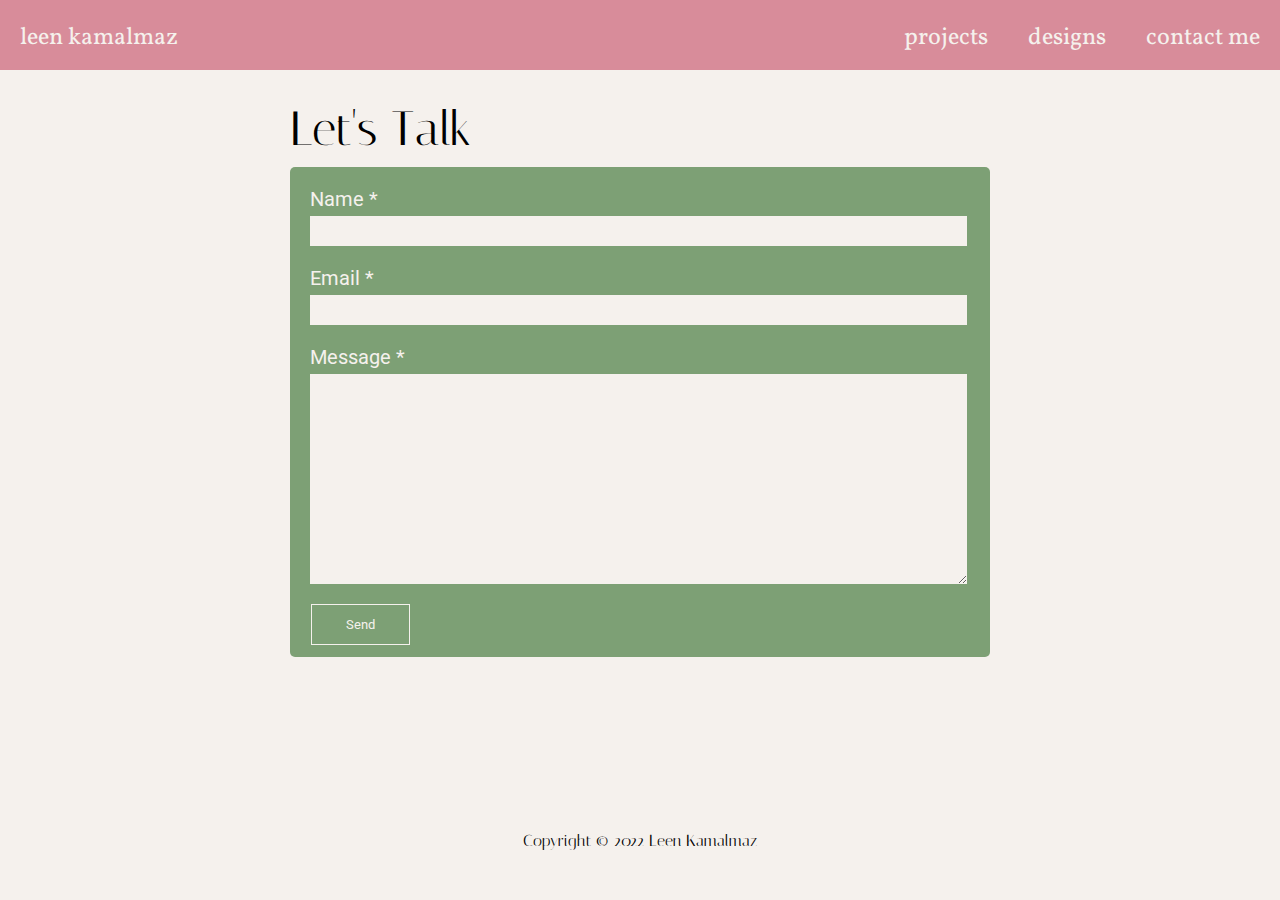
<file: contact.html>
<!DOCTYPE html>
<html lang="en">
  <head>
    <meta charset="UTF-8" />
    <meta http-equiv="X-UA-Compatible" content="IE=edge" />
    <meta name="viewport" content="width=device-width, initial-scale=1.0" />
    <title>Contact</title>
    <link rel="stylesheet" href="style.css" />
    <link
      rel="stylesheet"
      href="https://fonts.googleapis.com/css?family=Italiana|Lato|Vollkorn|Roboto"
    />
  </head>
  <body>
    <nav id="navbar">
      <ul>
        <li id="first"><a href="index.html">leen kamalmaz</a></li>
        <li><a href="contact.html">contact me</a></li>
        <li><a href="designs.html">designs</a></li>
        <li><a href="projects.html">projects</a></li>
      </ul>
    </nav>

    <section class="container2" id="contact-container">
      <div class="title">Let's Talk</div>
      <div class="contactBox">
        <iframe name="hidden" style="display: none"></iframe>
        <form
          action="contactPage.php"
          onsubmit="messageSent()"
          method="post"
          id="form"
          target="hidden"
        >
          <label id="name-label" for="name">Name *</label>
          <input type="text" id="name" name="name" required />

          <label id="email-label" for="email">Email *</label>
          <input type="email" id="email" name="email" required />

          <label id="message-label" for="message">Message *</label>
          <textarea id="message" name="message" required></textarea>

          <button type="submit" class="button" id="contact-btn">Send</button>
        </form>
      </div>
      <div id="confirmation">
        Thank you for contacting me, your message has been sent!
      </div>
    </section>
    <div class="copyright">Copyright © 2022 Leen Kamalmaz</div>
    <script src="script.js"></script>
  </body>
</html>
</file>
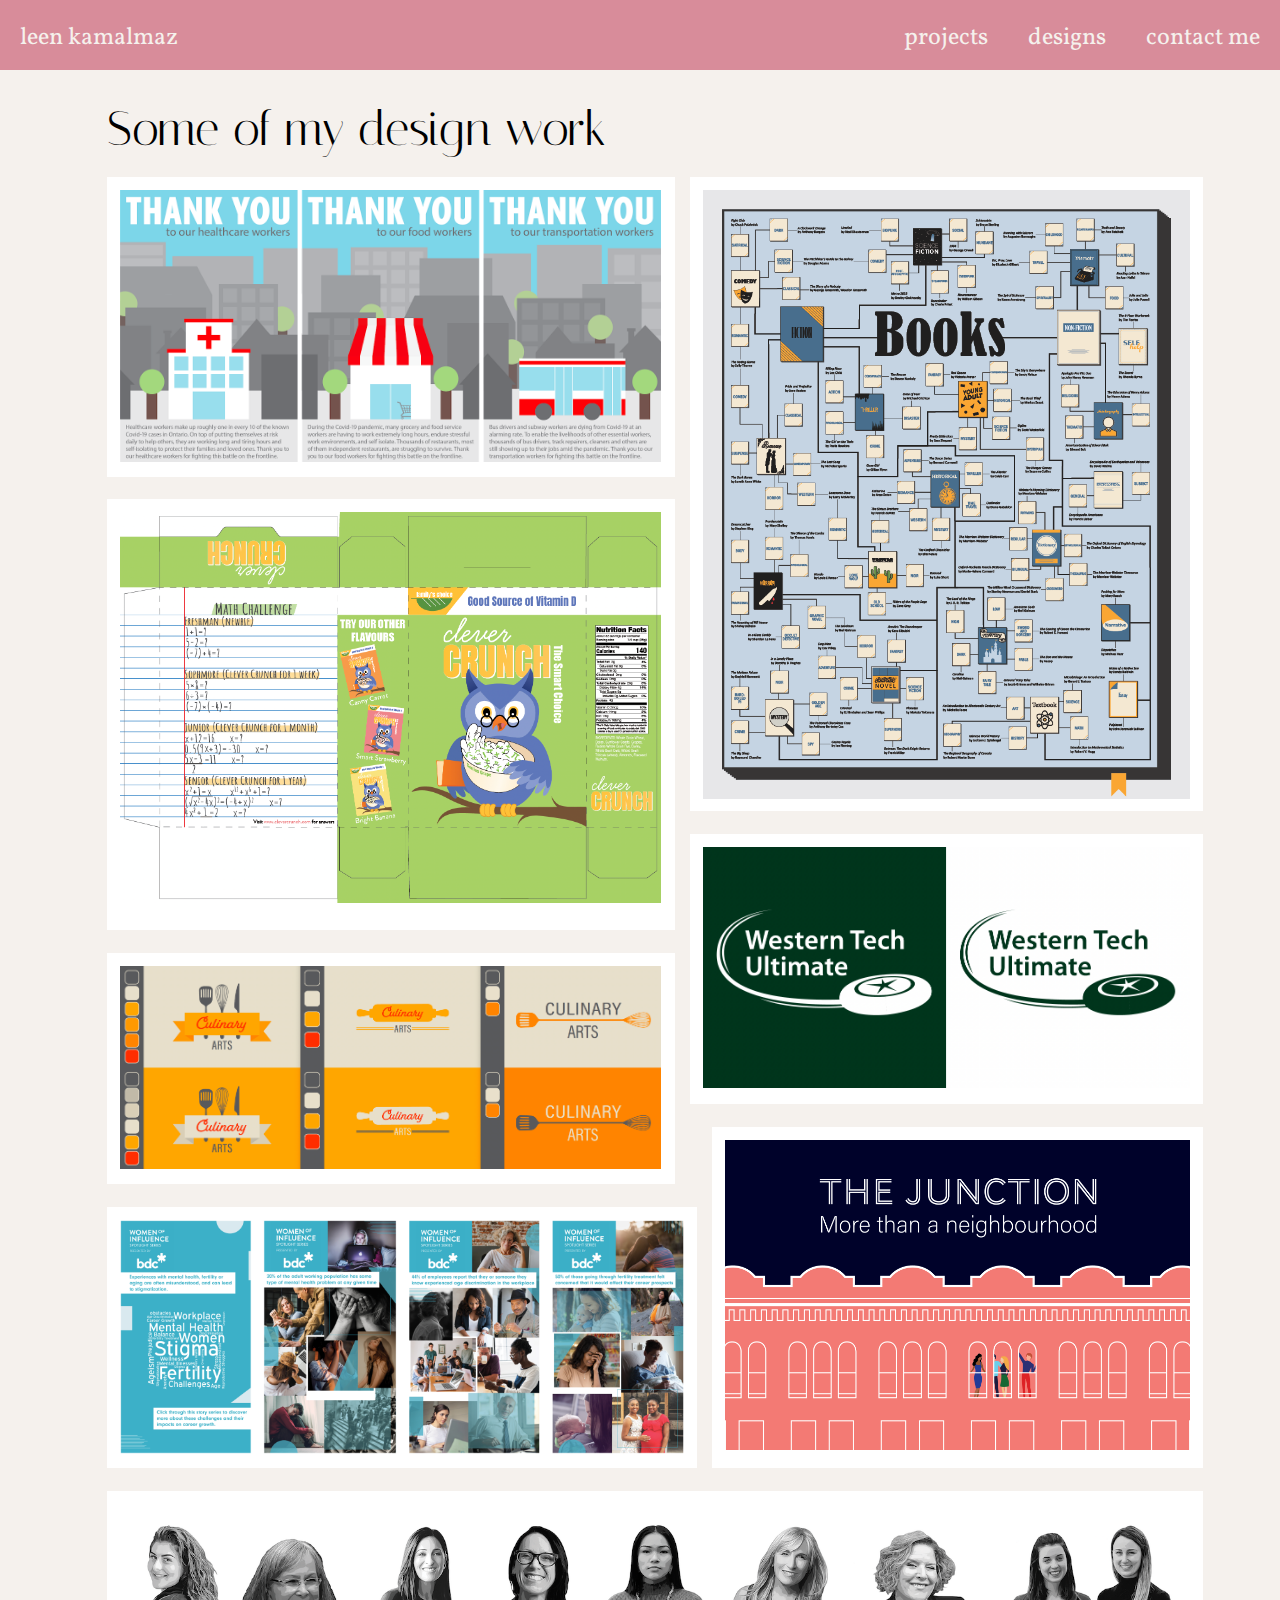
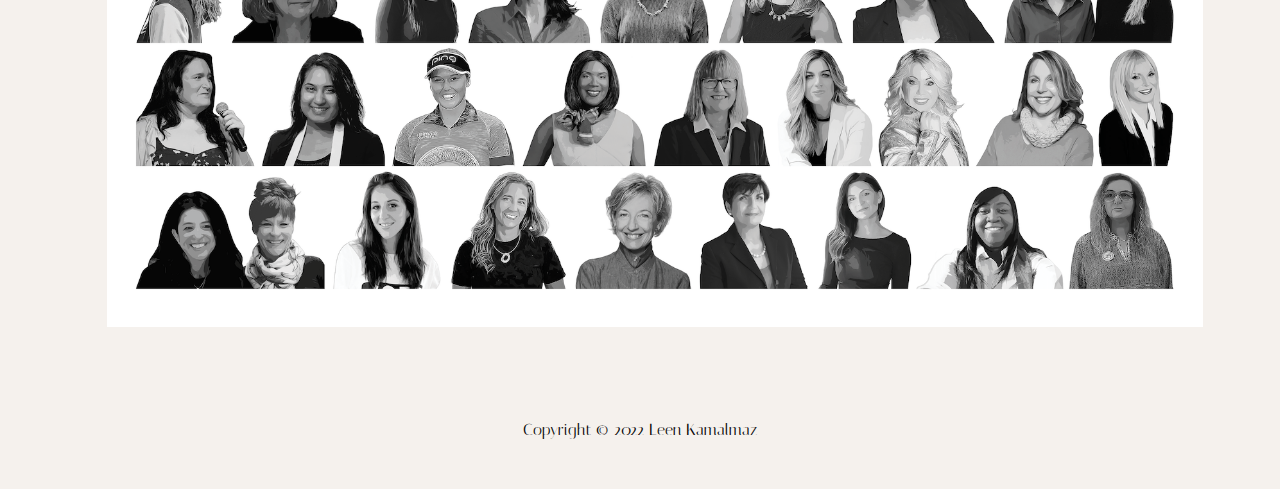
<file: designs.html>
<!DOCTYPE html>
<html lang="en">
  <head>
    <meta charset="UTF-8" />
    <meta http-equiv="X-UA-Compatible" content="IE=edge" />
    <meta name="viewport" content="width=device-width, initial-scale=1.0" />
    <title>Designs</title>
    <link rel="stylesheet" href="style.css" />
    <link
      rel="stylesheet"
      href="https://fonts.googleapis.com/css?family=Italiana|Lato|Vollkorn|Roboto"
    />
  </head>
  <body>
    <nav id="navbar">
      <ul>
        <li id="first"><a href="index.html">leen kamalmaz</a></li>
        <li><a href="contact.html">contact me</a></li>
        <li><a href="designs.html">designs</a></li>
        <li><a href="projects.html">projects</a></li>
      </ul>
    </nav>
    <div class="container3">
      <div class="title">Some of my design work</div>
      <div class="designs-gallery">
        <figure class="gallery__item gallery__item--1">
          <img src="images/ThankYou.png" class="gallery__img" alt="Image 1" />
        </figure>
        <figure class="gallery__item gallery__item--2">
          <img
            src="images/OffTheCharts.png"
            class="gallery__img"
            alt="Image 2"
          />
        </figure>
        <figure class="gallery__item gallery__item--3">
          <img src="images/CerealBox.png" class="gallery__img" alt="Image 3" />
        </figure>
        <figure class="gallery__item gallery__item--4">
          <img
            src="images/FrisbeeLogo.png"
            class="gallery__img"
            alt="Image 4"
          />
        </figure>
        <figure class="gallery__item gallery__item--5">
          <img
            src="images/CulinaryArtsLogos.png"
            class="gallery__img"
            alt="Image 5"
          />
        </figure>
        <figure class="gallery__item gallery__item--6">
          <img src="images/Stigma.png" class="gallery__img" alt="Image 5" />
        </figure>
        <figure class="gallery__item gallery__item--7">
          <img
            src="images/TheJunction.png"
            class="gallery__img"
            alt="Image 7"
          />
        </figure>
        <figure class="gallery__item gallery__item--8">
          <img src="images/Top25.png" class="gallery__img" alt="Image 8" />
        </figure>
      </div>
    </div>
    <div class="copyright">Copyright © 2022 Leen Kamalmaz</div>
  </body>
</html>
</file>
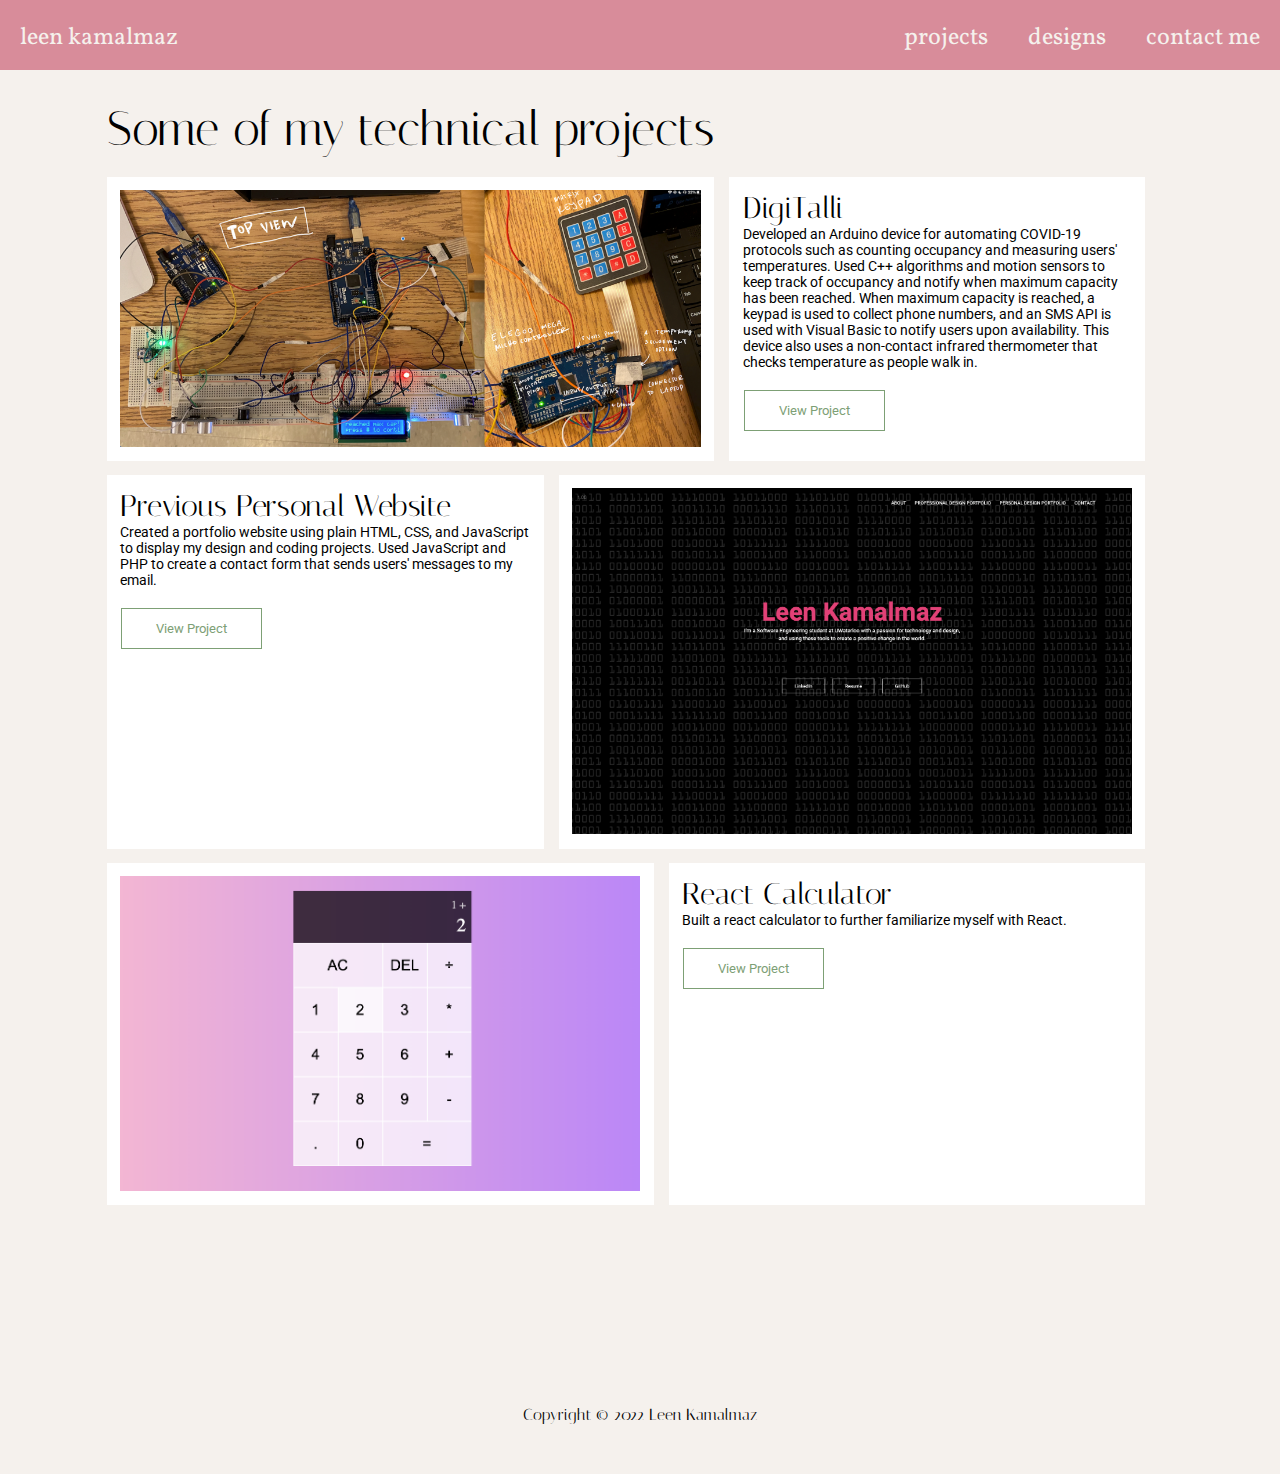
<file: projects.html>
<!DOCTYPE html>
<html lang="en">
  <head>
    <meta charset="UTF-8" />
    <meta http-equiv="X-UA-Compatible" content="IE=edge" />
    <meta name="viewport" content="width=device-width, initial-scale=1.0" />
    <title>Projects</title>
    <link rel="stylesheet" href="style.css" />
    <link
      rel="stylesheet"
      href="https://fonts.googleapis.com/css?family=Italiana|Lato|Vollkorn|Roboto"
    />
  </head>
  <body>
    <nav id="navbar">
      <ul>
        <li id="first"><a href="index.html">leen kamalmaz</a></li>
        <li><a href="contact.html">contact me</a></li>
        <li><a href="designs.html">designs</a></li>
        <li><a href="projects.html">projects</a></li>
      </ul>
    </nav>
    <div class="container3">
      <div class="title">Some of my technical projects</div>
      <div class="tech-gallery">
        <figure class="tech__item tech__item--1">
          <img src="images/DigiTalli.png" class="tech__img" alt="Image 1" />
        </figure>
        <figure class="tech__item tech__item--2">
          <div class="sub_heading">DigiTalli</div>
          Developed an Arduino device for automating COVID-19 protocols such as
          counting occupancy and measuring users' temperatures. Used C++
          algorithms and motion sensors to keep track of occupancy and notify
          when maximum capacity has been reached. When maximum capacity is
          reached, a keypad is used to collect phone numbers, and an SMS API is
          used with Visual Basic to notify users upon availability. This device
          also uses a non-contact infrared thermometer that checks temperature
          as people walk in.
          <a
            class="button tech-button"
            href="https://github.com/leen-kamalmaz/DigiTalli"
            target="_blank"
            >View Project</a
          >
        </figure>
        <figure class="tech__item tech__item--3">
          <div class="sub_heading">Previous Personal Website</div>
          Created a portfolio website using plain HTML, CSS, and JavaScript to
          display my design and coding projects. Used JavaScript and PHP to
          create a contact form that sends users' messages to my email.
          <a
            class="button tech-button"
            href="https://github.com/leen-kamalmaz/Personal-Website"
            target="_blank"
            >View Project</a
          >
        </figure>
        <figure class="tech__item tech__item--4">
          <img src="images/OldWebsite.png" class="tech__img" alt="Image 4" />
        </figure>
        <figure class="tech__item tech__item--5">
          <img src="images/Calculator.png" class="tech__img" alt="Image 5" />
        </figure>
        <figure class="tech__item tech__item--6">
          <div class="sub_heading">React Calculator</div>
          Built a react calculator to further familiarize myself with React.
          <a
            class="button tech-button"
            href="https://github.com/leen-kamalmaz/react-calculator"
            target="_blank"
            >View Project</a
          >
        </figure>
      </div>
    </div>
    <div class="copyright">Copyright © 2022 Leen Kamalmaz</div>
  </body>
</html>
</file>
<file: style.css>
* {
  margin: 0;
  padding: 0;
  font-family: "Roboto";
}
body {
  background-color: #f5f1ed;
  top: 0;
  width: 100%;
  overflow-x: hidden;
}

/* NAVBAR */
#navbar ul {
  z-index: 1;
  width: 100%;
  height: 70px;
  list-style-type: none;
  margin: 0;
  overflow: hidden;
  background-color: #d88c9a;
  position: fixed;
}

#navbar li {
  float: right;
  padding: 0 20px;
  position: relative;
  top: 30%;
}

#navbar #first {
  float: left;
}

#navbar li a {
  color: #f5f1ed;
  font-size: 24px;
  text-align: center;
  text-decoration: none;
  font-family: "Vollkorn";
}

#navbar ul li::after {
  content: "";
  width: 0%;
  height: 1.5px;
  background: #f5f1ed;
  display: block;
  margin: auto;
  transition: 0.5s;
}
#navbar ul li:hover::after {
  width: 80%;
}

/* IMAGES AND PARAGRAPHS */
.container {
  width: 900px;
  margin: auto;
  display: flex;
  padding: 70px, 100px, 100px, 0px;
  justify-content: space-between;
}

#top-container {
  padding-top: 28vh;
  padding-bottom: 24vh;
}

#profile {
  margin-right: 2.77777777778vw;
}
.title {
  font-family: "Italiana";
  font-size: 48px;
}
.body-text {
  font-family: "Lato";
  font-size: 16px;
  line-height: 1.4;
}
.circle-image {
  border-radius: 50%;
  width: 400px;
  height: 400px;
  object-fit: contain;
}

/* MAIN LINKS */
.main-links {
  flex: 1;
  text-align: center;
  justify-content: left;
  padding: 0;
  position: absolute;
}
.main-links ul li {
  margin-top: 4vmin;
  margin-bottom: 4vmin;
  list-style: none;
  display: inline-block;
  position: relative;
}
.button {
  display: inline-block;
  text-decoration: none;
  color: #7da075;
  border: 1px solid #7da075;
  padding: 12px 34px;
  font-size: 13px;
  background: transparent;
  cursor: pointer;
  margin: 0px 0.9px 0px 0.9px;
}
.button:hover {
  border: 1px solid #7da075;
  background: #7da075;
  color: #f5f1ed;
  transition: 1s;
}

.container2 {
  width: 900px;
  margin: auto;
  margin-bottom: 100px;
  padding: 0px, 100px, 100px, 0px;
}
.container3 {
  width: 83.3333333333vw;
  margin: auto;
  padding: 100px;
  padding-left: 0;
  padding-right: 0;
}

.grid-container {
  margin-top: 2vh;
  display: grid;
  grid-template-columns: 25% 25% 25% 25%;
  grid-template-rows: 11.1111111111vh 11.1111111111vh 11.1111111111vh;
  border-width: 5px;
  gap: 5px;
}

.grid-item {
  background-color: #7da075;
  display: flex;
  justify-content: center;
  align-items: center;
  font-family: "Roboto";
  font-weight: 500;
  font-size: 30px;
  color: #f5f1ed;
}

#other-skills .grid-item {
  background-color: #d88c9a;
}

.copyright {
  text-align: center;
  margin-bottom: 50px;
  font-family: "Italiana";
}

/* CONTACT */
#contact-container {
  padding-top: 100px;
  max-width: 700px;
  padding-left: 0;
  padding-right: 0;
}
.contactBox {
  max-width: 100%;
  height: 450px;
  border-radius: 5px;
  background-color: #7da075;
  margin: auto;
  display: flex;
  padding: 20px;
  justify-content: space-between;
  font-family: "Roboto";
  margin-top: 10px;
}
#form {
  width: 100%;
}
#name-label {
  display: block;
  color: #f5f1ed;
  font-size: 20px;
}
#name {
  margin-top: 5px;
  display: block;
  background-color: #f5f1ed;
  border: none;
  width: 98%;
  height: 30px;
  padding-left: 5px;
  padding-right: 5px;
}
#name:focus {
  outline: none;
}
#email-label {
  margin-top: 20px;
  display: block;
  color: #f5f1ed;
  font-size: 20px;
}
#email {
  margin-top: 5px;
  display: block;
  background-color: #f5f1ed;
  border: none;
  width: 98%;
  height: 30px;
  padding-left: 5px;
  padding-right: 5px;
}
#email:focus {
  outline: none;
}
#message-label {
  margin-top: 20px;
  display: block;
  color: #f5f1ed;
  font-size: 20px;
}
#message {
  margin-top: 5px;
  display: block;
  background-color: #f5f1ed;
  border: none;
  width: 98%;
  height: 200px;
  font-family: "Roboto";
  padding: 5px;
}
#message:focus {
  outline: none;
}
#contact-btn {
  margin-top: 20px;
  color: #f5f1ed;
  background: transparent;
  border: 1px solid #f5f1ed;
}
#contact-btn:hover {
  border: 1px solid #f5f1ed;
  background: #f5f1ed;
  color: #7da075;
  transition: 1s;
}
#confirmation {
  visibility: hidden;
  border-radius: 5px;
  background-color: #d88c9a;
  color: #f5f1ed;
  margin: auto;
  display: flex;
  padding: 20px;
  justify-content: space-between;
  display: block;
  font-family: "Roboto";
  font-size: 20px;
  margin-top: 10px;
}

/* DESIGNS */
.designs-gallery {
  margin-top: 20px;
  display: grid;
  grid-gap: 1.3957%;
  grid-template-columns: 53.2599% 0.67739% 46.06266%;
  grid-template-rows: 23.4027777778vw 24.375vw 7.56944444444vw 11.8055555556vw 4.51388888889vw 20.4166666667vw 34.0972222222vw;
  margin-bottom: 10vw;
}
.gallery__img {
  width: 100%;
  object-fit: scale-down;
}
.gallery__item {
  max-height: 100%;
  padding: 1.04166666667vw;
  background-color: white;
}

.gallery__item--1 {
  grid-column-start: 1;
  grid-column-end: 2;
  grid-row-start: 1;
  grid-row-end: 2;
}
.gallery__item--2 {
  grid-column-start: 2;
  grid-column-end: 4;
  grid-row-start: 1;
  grid-row-end: 3;
}
.gallery__item--3 {
  grid-column-start: 1;
  grid-column-end: 2;
  grid-row-start: 2;
  grid-row-end: 4;
}
.gallery__item--4 {
  grid-column-start: 2;
  grid-column-end: 4;
  grid-row-start: 3;
  grid-row-end: 5;
}
.gallery__item--5 {
  grid-column-start: 1;
  grid-column-end: 2;
  grid-row-start: 4;
  grid-row-end: 6;
}
.gallery__item--6 {
  grid-column-start: 1;
  grid-column-end: 3;
  grid-row-start: 6;
  grid-row-end: 7;
}
.gallery__item--7 {
  grid-column-start: 3;
  grid-column-end: 4;
  grid-row-start: 5;
  grid-row-end: 7;
}
.gallery__item--8 {
  grid-column-start: 1;
  grid-column-end: 4;
  grid-row-start: 7;
  grid-row-end: 8;
}

/* TECHNICAL PROJECTS */
.tech-gallery {
  margin-top: 20px;
  display: grid;
  grid-gap: 1.3957%;
  grid-template-columns: 41% 8.889% 4.3% 39%;
  grid-template-rows: 22.2vw 29.2vw 26.7vw;
  margin-bottom: 10vw;
}
.tech__img {
  width: 100%;
  object-fit: scale-down;
}
.sub_heading {
  font-family: "Italiana";
  font-size: 35px;
}
.tech__item {
  max-height: 100%;
  padding: 1.04166666667vw;
  background-color: white;
  font-size: 20px;
}

.tech__item--1 {
  grid-column-start: 1;
  grid-column-end: 4;
  grid-row-start: 1;
  grid-row-end: 2;
}
.tech__item--2 {
  grid-column-start: 4;
  grid-column-end: 5;
  grid-row-start: 1;
  grid-row-end: 2;
}
.tech__item--3 {
  grid-column-start: 1;
  grid-column-end: 2;
  grid-row-start: 2;
  grid-row-end: 3;
}
.tech__item--4 {
  grid-column-start: 2;
  grid-column-end: 5;
  grid-row-start: 2;
  grid-row-end: 3;
}
.tech__item--5 {
  grid-column-start: 1;
  grid-column-end: 3;
  grid-row-start: 3;
  grid-row-end: 4;
}
.tech__item--6 {
  grid-column-start: 3;
  grid-column-end: 5;
  grid-row-start: 3;
  grid-row-end: 4;
}
.tech-button {
  display: block;
  width: max-content;
  margin-top: 20px;
}

@media (max-width: 1800px) {
  .tech__item {
    font-size: 16px;
  }
}

@media (max-width: 1500px) {
  .sub_heading {
    font-size: 30px;
  }
  .tech__item {
    font-size: 14px;
  }
}

@media (max-width: 1250px) {
  .sub_heading {
    font-size: 20px;
  }
  .tech__item {
    font-size: 11px;
  }
}

@media (max-width: 1000px) {
  .container {
    width: 90%;
  }
  .container2 {
    width: 90%;
  }
  .title {
    font-size: 30px;
  }
  .body-text {
    font-size: 14px;
  }
  #navbar li a {
    font-size: 2.2vmax;
  }
  #top-container {
    padding-top: 14vh;
  }
  li .button {
    padding: 12px 2vw;
  }
  #navbar ul li:hover::after {
    width: 0%;
  }
  .grid-item {
    font-size: 25px;
  }
  .sub_heading {
    font-size: 18px;
  }
  .tech__item {
    font-size: 9px;
  }
  .tech-button {
    margin-top: 10px;
  }
}
@media (max-width: 850px) {
  #top-container {
    padding-bottom: 100px;
  }
  .grid-item {
    font-size: 20px;
  }
  .sub_heading {
    font-size: 14px;
  }
  .tech__item {
    font-size: 7.5px;
  }
  .tech-button {
    margin-top: 8px;
    font-size: 9px;
  }
}
@media (max-width: 700px) {
  .circle-image {
    width: 50vw;
    height: 50vw;
  }
  #top-container {
    display: grid;
    place-items: center;
  }
  li .button {
    padding: 12px 8vw;
  }
  .copyright {
    margin-bottom: 30px;
  }
  .grid-item {
    font-size: 10px;
  }
  #navbar li a {
    font-size: 3vw;
  }
  .sub_heading {
    font-size: 12px;
  }
  .tech__item {
    font-size: 5px;
  }
  .tech-button {
    margin-top: 5px;
    font-size: 6px;
  }
}
@media (max-width: 500px) {
  .sub_heading {
    font-size: 8px;
  }
  .tech__item {
    font-size: 3px;
  }
  .tech-button {
    margin-top: 3px;
    font-size: 4px;
  }
  #navbar ul {
    height: 50px;
  }
}

@media (max-width: 350px) {
  li .button {
    width: 50vw;
    text-align: center;
  }
  .main-links ul li {
    margin: 2vw;
  }
  #top-container {
    margin-bottom: 40vw;
  }
  .body-text {
    margin-bottom: 10px;
  }
  #navbar li {
    padding: 0 10px;
  }
  .grid-item {
    font-size: 10px;
  }
}
</file>
